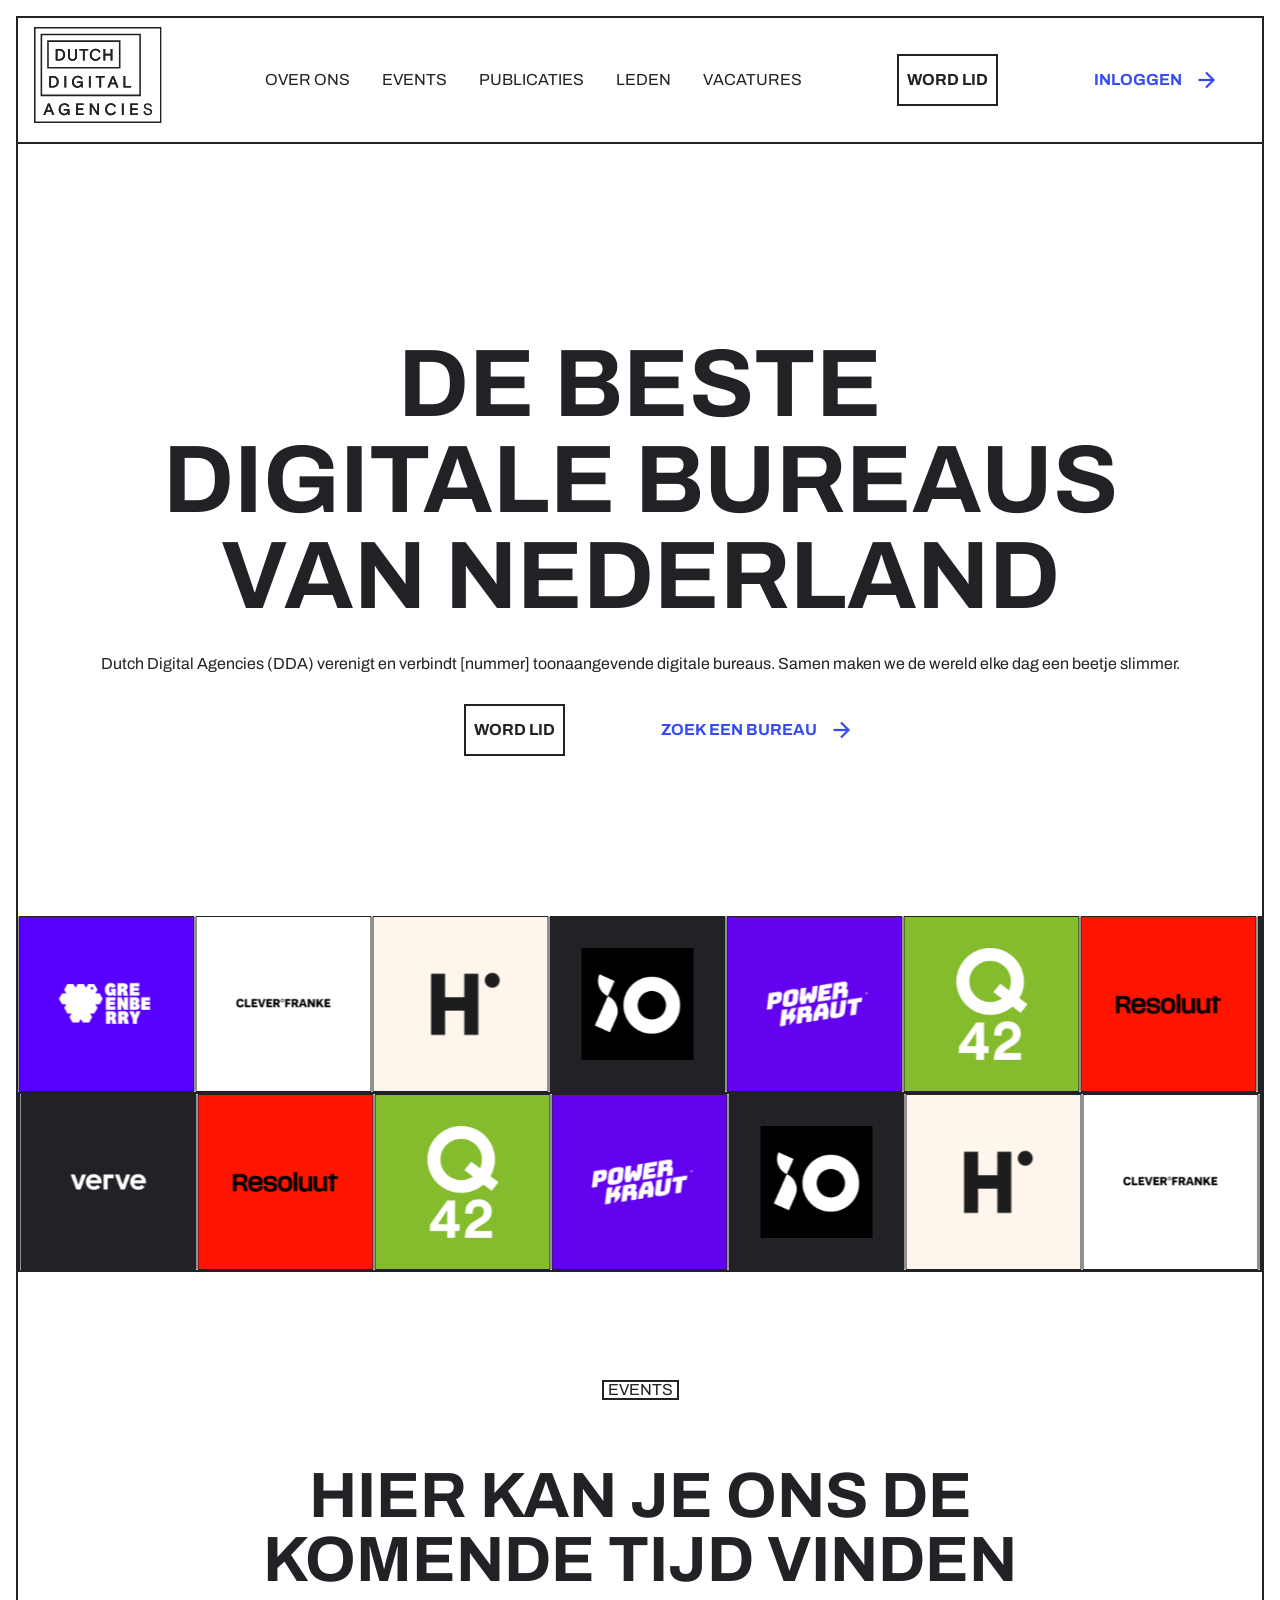
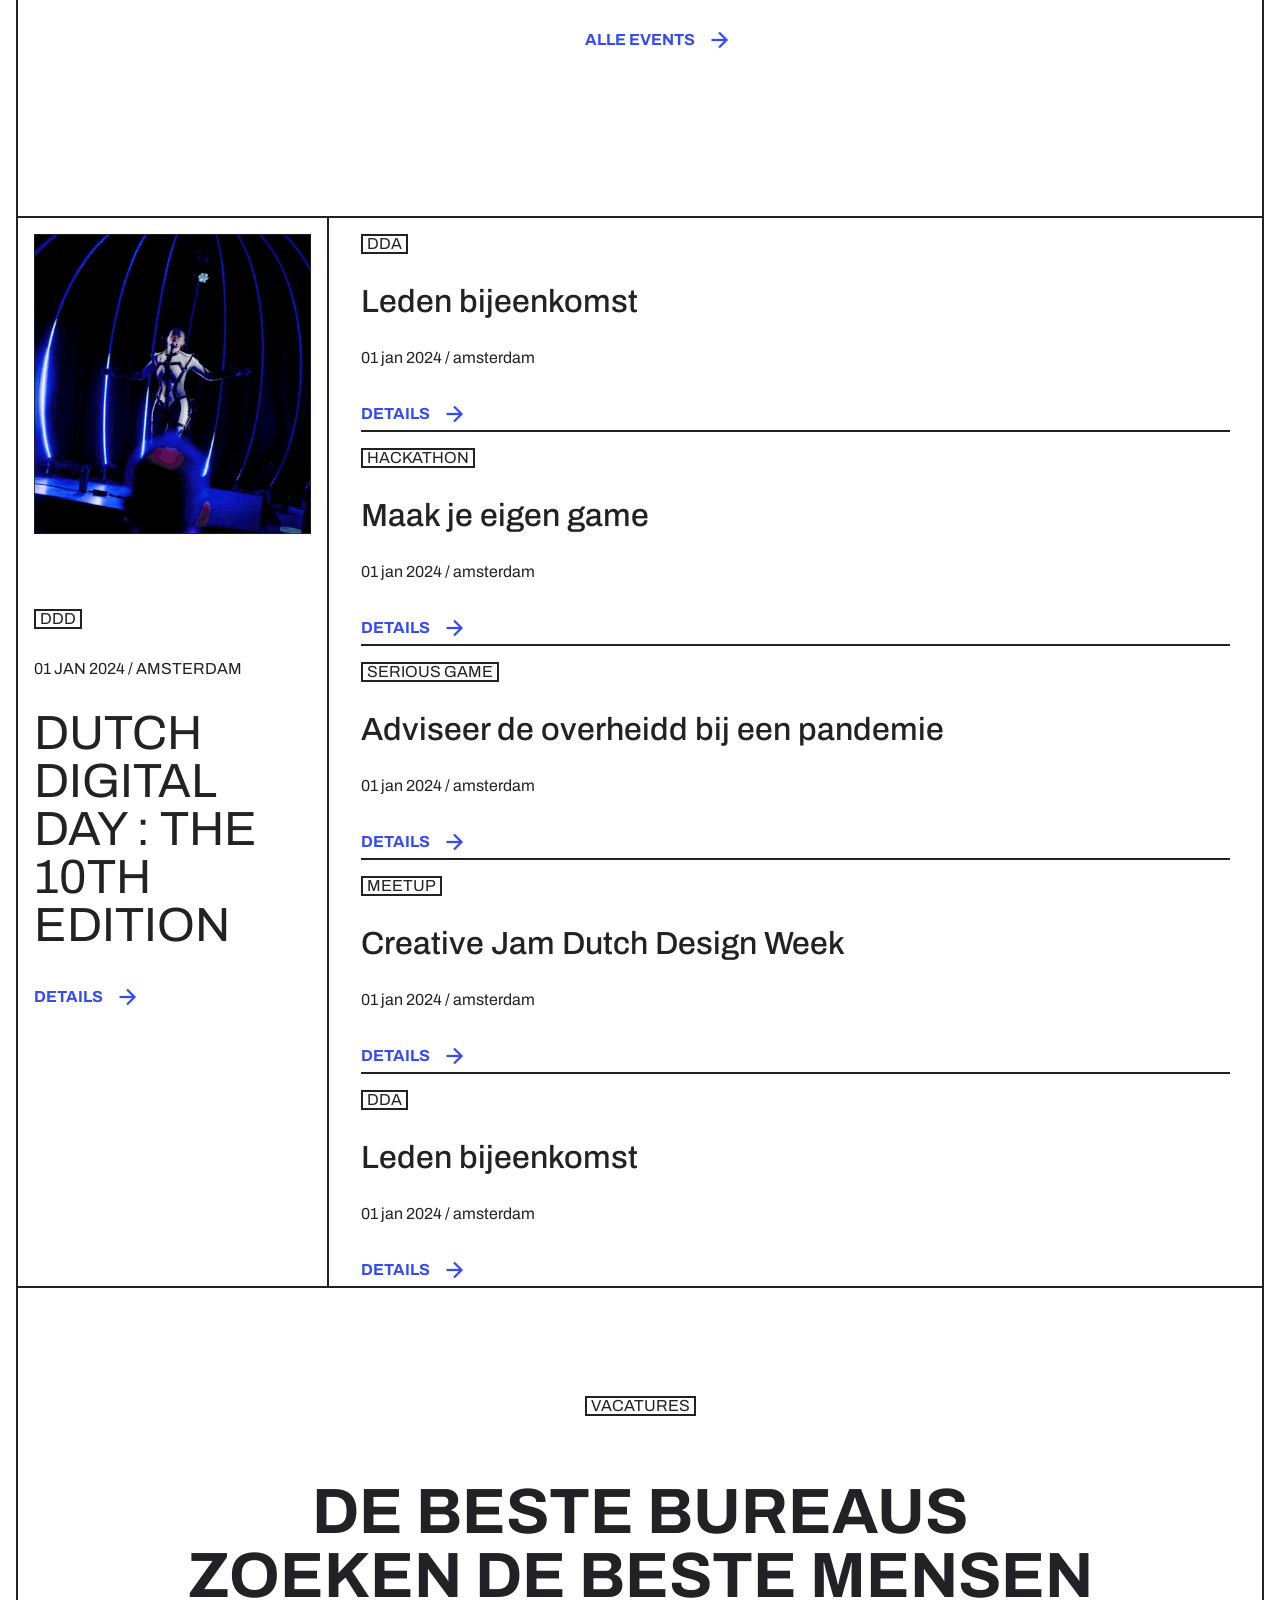
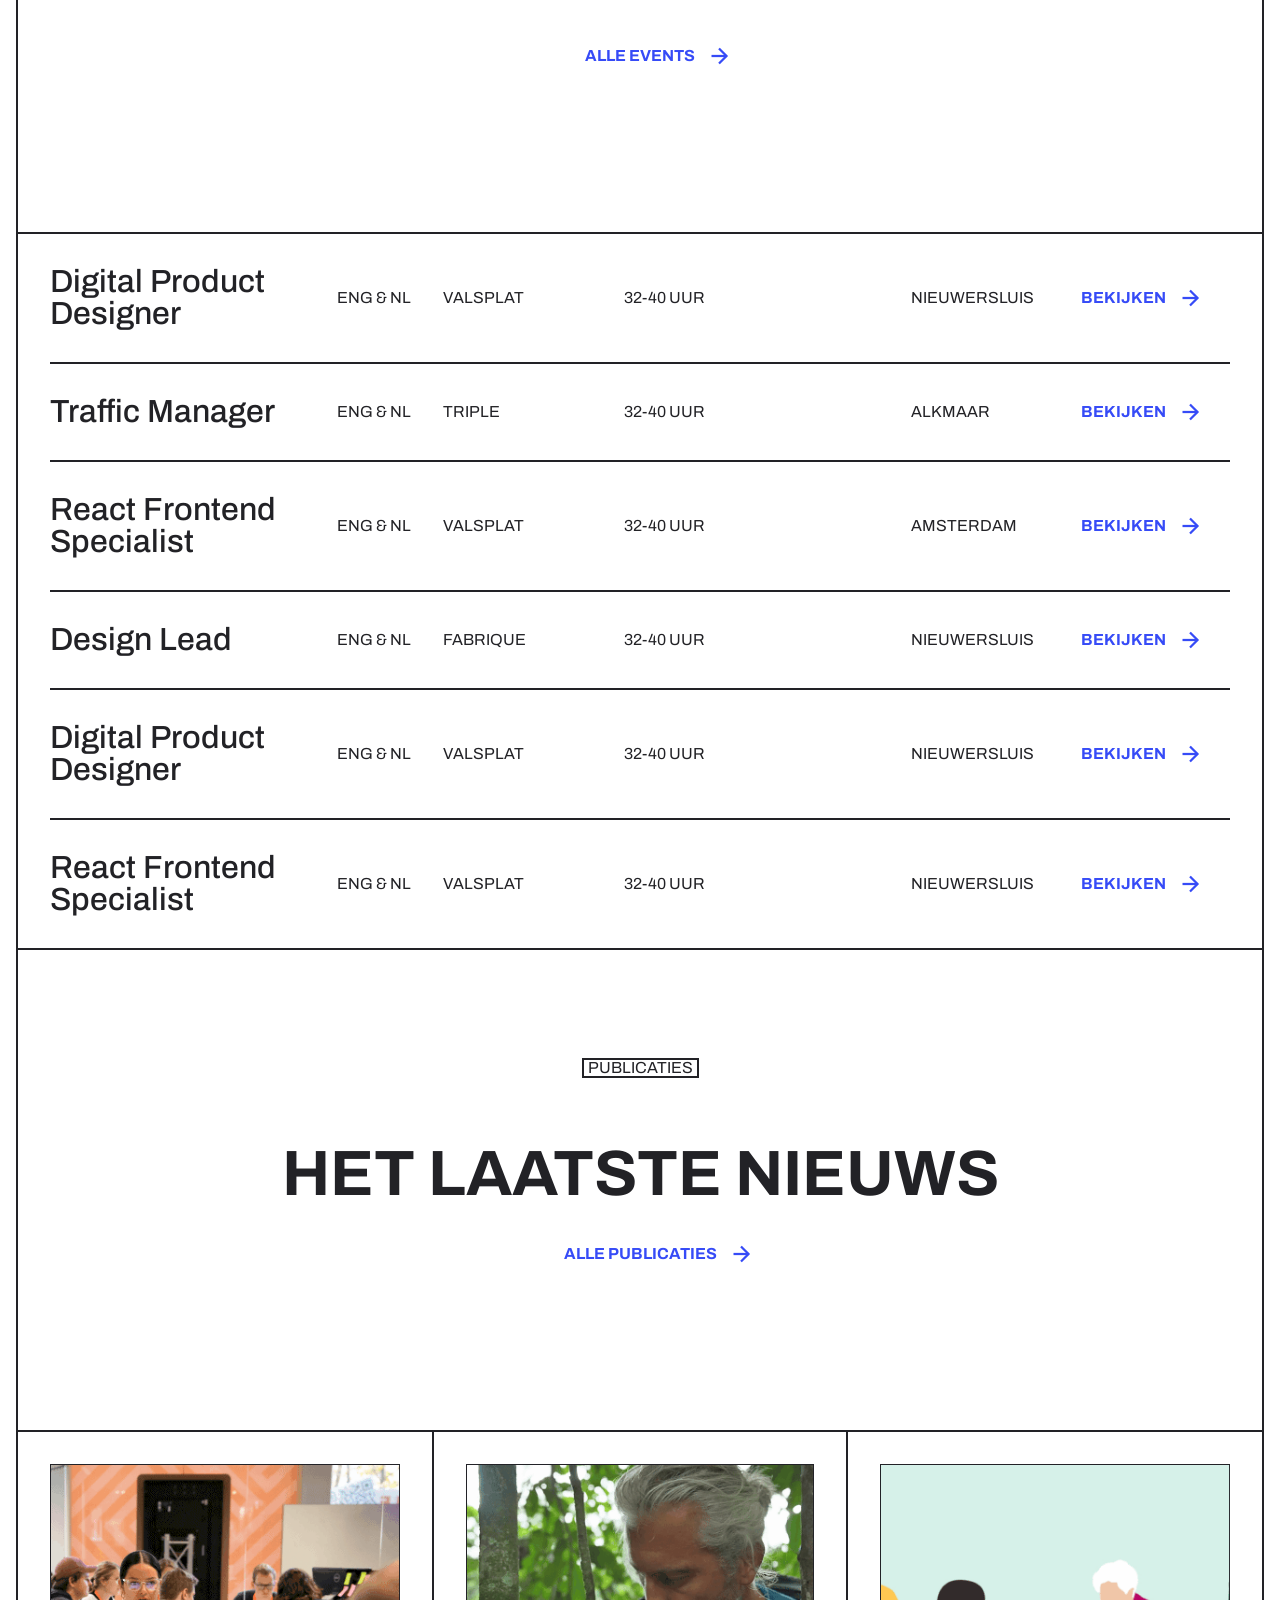
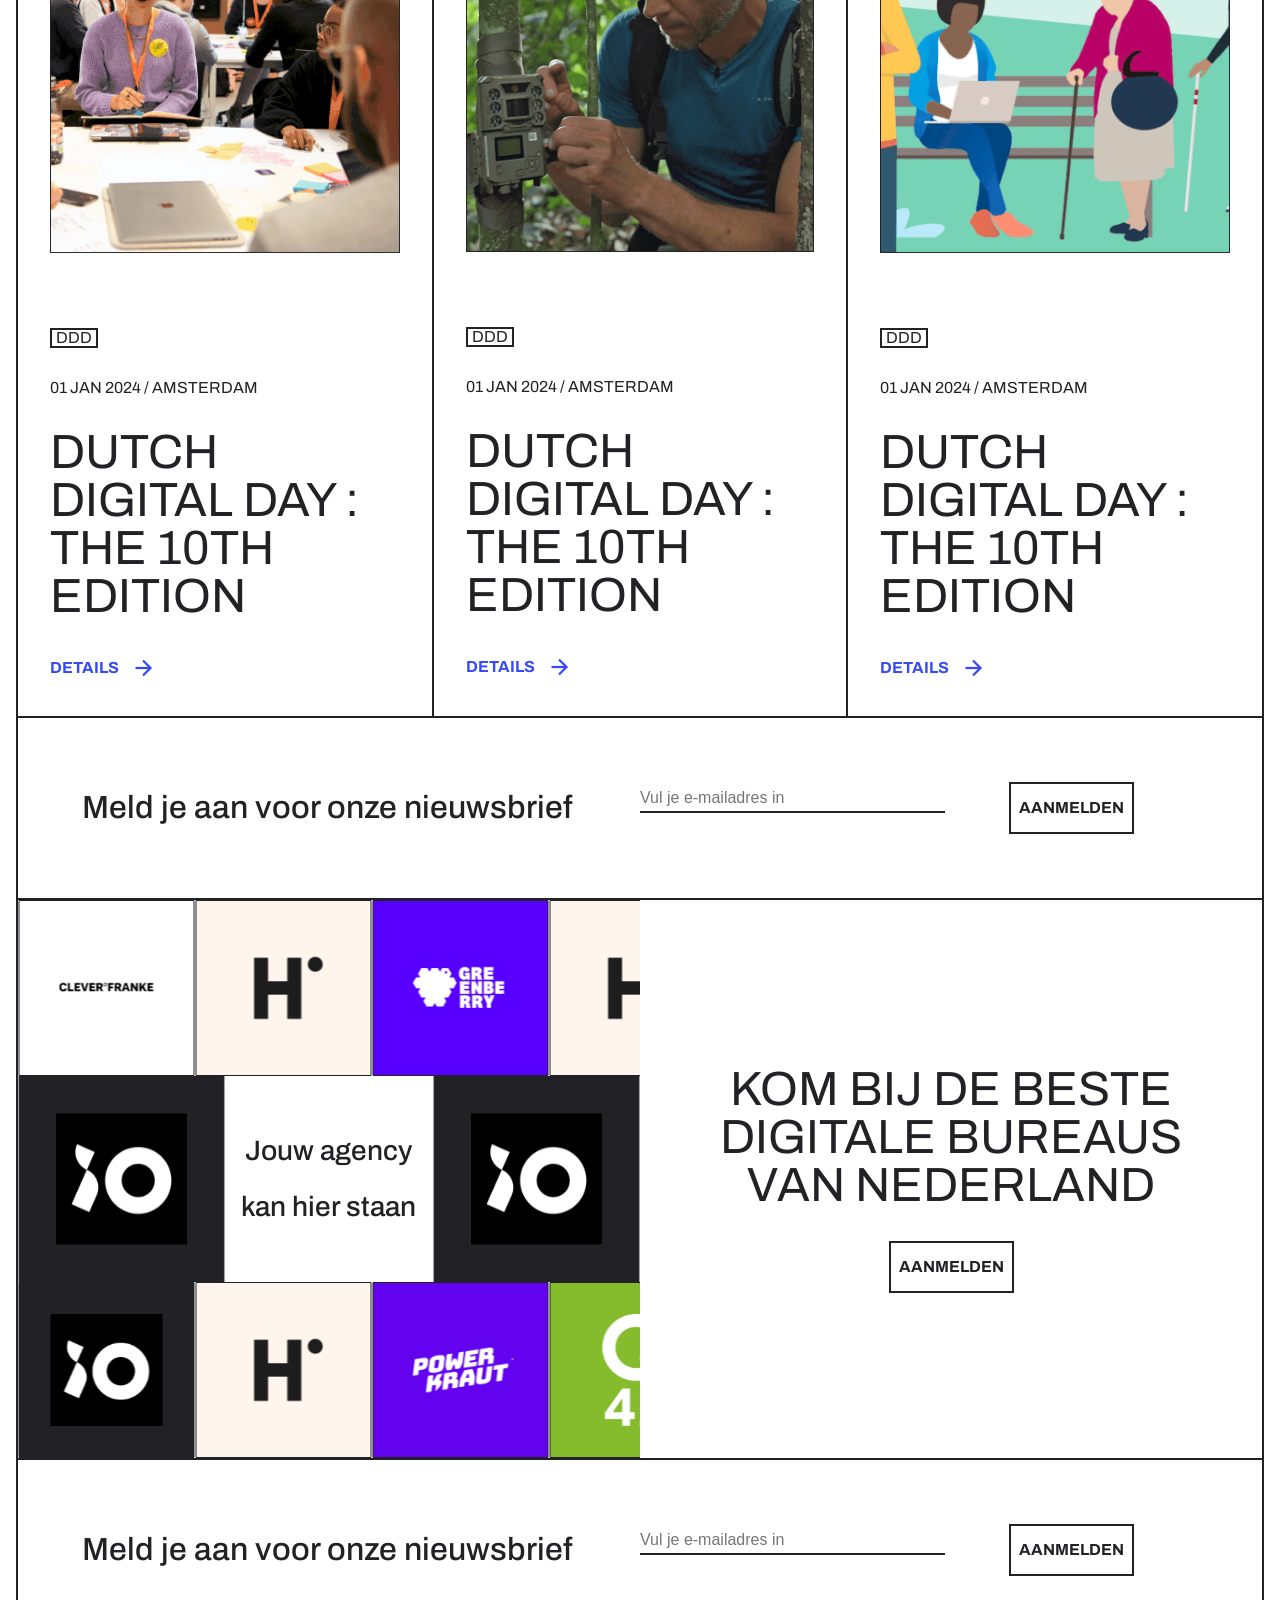
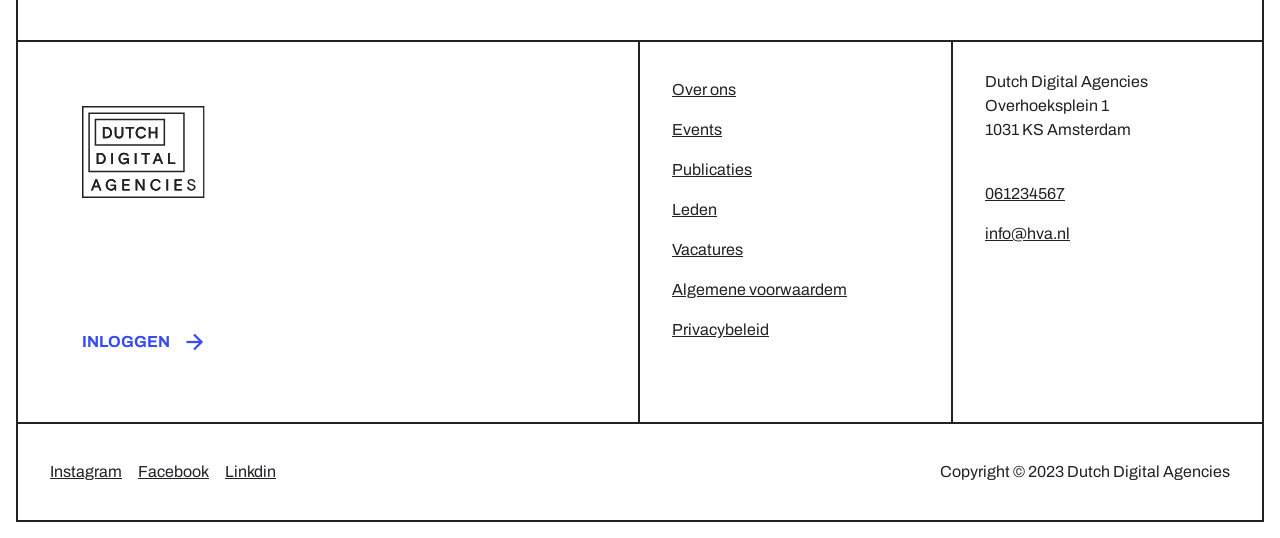
<file: index.html>
<!DOCTYPE html>
<html lang="nl">

    <head>
        <meta charset="UTF-8">
        <meta name="viewport" content="width-device-width, initial-scale=1.0">
        <link rel="stylesheet" href="css/style.css">
        <link rel="preconnect" href="https://fonts.googleapis.com">
        <link rel="preconnect" href="https://fonts.gstatic.com" crossorigin>
        <link href="https://fonts.googleapis.com/css2?family=Archivo:ital,wght@0,100..900;1,100..900&display=swap" rel="stylesheet">
        <title>DDA Website</title>
    </head>
    
    <body>

        <header class="header">
            <div class="image-container">
                <img src="assets/dda-logo-white.svg" alt="Dutch Digital Agencies">
            </div>

            <div class="hamburger">
                <span></span>
                <span></span>
                <span></span>
                <span></span>
            </div>

            <ul class="sub-menu">
                <li><a href="">over ons</a></li>
                <li><a href="">events</a></li>
                <li><a href="">publicaties</a></li>
                <li><a href="">leden</a></li>
                <li><a href="">vacatures</a></li>
            </ul>

            <ul class="nav">
                <li><a href="">over ons</a></li>
                <li><a href="">events</a></li>
                <li><a href="">publicaties</a></li>
                <li><a href="">leden</a></li>
                <li><a href="">vacatures</a></li>
            </ul>

            <div class="button-container">
                
                <a href="" class="link">
                    <span>
                       inloggen
                    </span>
                </a>

                <a href="" class="button">
                    <span>
                        word lid
                    </span>
                </a>



            </div>
        </header>

        <main>
            
            <section class="hero">
                <article class="text-hero">
                    <h1>De beste<br> digitale bureaus<br> van nederland</h1>
                    <p>Dutch Digital Agencies (DDA) verenigt en verbindt [nummer] toonaangevende digitale bureaus. Samen maken we de wereld elke dag een beetje slimmer. </p>
                    
                    <div class="button-container">
                        <a href="" class="button">
                            <span>
                                word lid
                            </span>
                        </a>

                        <a href="#1" class="link">
                            
                            <span>
                                Zoek een Bureau
                            </span>
                        </a>
                    </div>
                </article>
            </section>

            <section class="auto-slider">
                <div class="row-1">
                    <img src="assets/logo/logo-gre.svg" alt="">
                    <img src="assets/logo/logo-clever.svg" alt="">
                    <img src="assets/logo/logo-h.svg" alt="">
                    <img src="assets/logo/logo-o.svg" alt="">
                    <img src="assets/logo/logo-power.svg" alt="">
                    <img src="assets/logo/logo-q.svg" alt="">
                    <img src="assets/logo/logo-resoluut.svg" alt="">
                    <img src="assets/logo/logo-verve.svg" alt="">
                </div>

                <div class="row-2">
                    <img src="assets/logo/logo-gre.svg" alt="">
                    <img src="assets/logo/logo-clever.svg" alt="">
                    <img src="assets/logo/logo-h.svg" alt="">
                    <img src="assets/logo/logo-o.svg" alt="">
                    <img src="assets/logo/logo-power.svg" alt="">
                    <img src="assets/logo/logo-q.svg" alt="">
                    <img src="assets/logo/logo-resoluut.svg" alt="">
                    <img src="assets/logo/logo-verve.svg" alt="">
                </div>
            </section>

            <section class="intro">
                <article class="text-intro">

                    <h2>Hier kan je ons de<br> komende tijd vinden </h2>

                    <div class="type">events</div>

                    <div class="button-container">
                        <!-- <a href="" class="button">
                            <span>
                               inloggen
                            </span>
                        </a> -->

                        <a href="" class="link">
                            <span>
                               alle events
                            </span>
                        </a>
                    </div>
                </article>
            </section>

            <section class="events">
                <div class="main-item">
                    <img src="assets/image-1.png" alt="">

                    <div class="text-container">

                        <div class="type">ddd</div>
                        
                        <p>01 jan 2024 / amsterdam</p>
    
                        <h3>dutch digital<br> day : the 10th<br> edition</h3>

                    </div>

                    <div class="button-container">
                        <a href="" class="link">
                            <span>
                                details
                            </span>
                        </a>
                    </div>

                </div>

                <div class="list">

                    <div class="item">
                        <div class="type">dda</div>

                        <h4>Leden bijeenkomst</h4>
                        <div class="details">

                            <p>01 jan 2024 / amsterdam</p>

                            <div class="button-container">
                                <a href="" class="link">
                                    <span>
                                        details
                                    </span>
                                </a>
                            </div>
                        </div>
                    </div>

                    <div class="item">
                        <div class="type">hackathon</div>

                        <h4>Maak je eigen game</h4>
                        <div class="details">

                            <p>01 jan 2024 / amsterdam</p>

                            <div class="button-container">
                                <a href="" class="link">
                                    <span>
                                        details   
                                    </span>
                                </a>
                            </div>
                        </div>
                    </div>

                    <div class="item">
                        <div class="type">serious game </div>

                        <h4>Adviseer de overheidd bij een pandemie</h4>
                        <div class="details">

                            <p>01 jan 2024 / amsterdam</p>

                            <div class="button-container">
                                <a href="" class="link">
                                    <span>
                                        details
                                    </span>
                                </a>
                            </div>
                        </div>
                    </div>

                    <div class="item">
                        <div class="type">meetup</div>

                        <h4>Creative Jam Dutch Design Week</h4>
                        <div class="details">

                            <p>01 jan 2024 / amsterdam</p>

                            <div class="button-container">
                                <a href="" class="link">
                                    <span>
                                        details
                                    </span>
                                </a>
                            </div>
                        </div>
                    </div>

                    <div class="item">
                        <div class="type">dda</div>

                        <h4>Leden bijeenkomst</h4>
                        <div class="details">

                            <p>01 jan 2024 / amsterdam</p>

                            <div class="button-container">
                                <a href="" class="link">
                                    <span>
                                        details
                                    </span>
                                </a>
                            </div>
                        </div>
                    </div>

                </div>
            </section>

            <section class="intro">
                <article class="text-intro">
                    <h2>De beste bureaus<br> zoeken de beste mensen</h2>

                    <div class="type">vacatures</div>

                    <div class="button-container">
                        <a href="" class="link">
                            <span>
                               alle events
                            </span>
                        </a>
                    </div>
                </article>
            </section>

            <section class="vacatures">     

                <article class="vacature">
                    <h4>Digital Product Designer</h4>

                    <div class="info">
                        <p>eng & nl</p>
                        <p>valsplat</p>
                    </div>

                    <p class="time">32-40 uur</p>

                   <div class="link">
                        <p>nieuwersluis</p>
                        <a href="">bekijken</a>
                   </div>
                </article>

                <article class="vacature">
                    <h4>Traffic Manager</h4>

                    <div class="info">
                        <p>eng & nl</p>
                        <p>triple</p>
                    </div>

                    <p class="time">32-40 uur</p>

                   <div class="link">
                        <p>alkmaar</p>
                        <a href="">bekijken</a>
                   </div>
                </article>

                <article class="vacature">
                    <h4>React Frontend Specialist</h4>

                    <div class="info">
                        <p>eng & nl</p>
                        <p>valsplat</p>
                    </div>

                    <p class="time">32-40 uur</p>

                   <div class="link">
                        <p>amsterdam</p>
                        <a href="">bekijken</a>
                   </div>
                </article>

                <article class="vacature">
                    <h4>Design Lead</h4>

                    <div class="info">
                        <p>eng & nl</p>
                        <p>fabrique</p>
                    </div>

                    <p class="time">32-40 uur</p>

                   <div class="link">
                        <p>nieuwersluis</p>
                        <a href="">bekijken</a>
                   </div>
                </article>

                <article class="vacature">
                    <h4>Digital Product Designer</h4>

                    <div class="info">
                        <p>eng & nl</p>
                        <p>valsplat</p>
                    </div>

                    <p class="time">32-40 uur</p>

                   <div class="link">
                        <p>nieuwersluis</p>
                        <a href="">bekijken</a>
                   </div>
                </article>

                <article class="vacature">
                    <h4>React Frontend Specialist</h4>

                    <div class="info">
                        <p>eng & nl</p>
                        <p>valsplat</p>
                    </div>

                    <p class="time">32-40 uur</p>

                   <div class="link">
                        <p>nieuwersluis</p>
                        <a href="">bekijken</a>
                   </div>
                </article>

            </section>

            <section class="intro">
                <article class="text-intro">
                    <h2>het laatste nieuws</h2>

                    <div class="type">publicaties</div>

                    <div class="button-container">
                        <a href="" class="link">
                            <span>
                               alle publicaties
                            </span>
                        </a>
                    </div>
                </article>
            </section>           

            <section class="nieuws" id="1">
                <div class="main-item">
                    <img src="assets/image-card1.png" alt="">

                    <div class="text-container">

                        <div class="type">ddd</div>
                        
                        <p>01 jan 2024 / amsterdam</p>
    
                        <h3>Dutch digital day : the 10th edition</h3>

                    </div>

                    <div class="button-container">
                        <a href="" class="link">
                            <span>
                                details
                            </span>
                        </a>
                    </div>

                </div>

                <div class="main-item">
                    <img src="assets/image-card2.png" alt="">

                    <div class="text-container">

                        <div class="type">ddd</div>
                        
                        <p>01 jan 2024 / amsterdam</p>
    
                        <h3>Dutch digital day : the 10th edition</h3>

                    </div>

                    <div class="button-container">
                        <a href="" class="link">
                            <span>
                                details
                            </span>
                        </a>
                    </div>

                </div>

                <div class="main-item">
                    <img src="assets/image-card3.png" alt="">

                    <div class="text-container">

                        <div class="type">ddd</div>
                        
                        <p>01 jan 2024 / amsterdam</p>
    
                        <h3>Dutch digital day : the 10th edition</h3>

                    </div>

                    <div class="button-container">
                        <a href="" class="link">
                            <span>
                                details
                            </span>
                        </a>
                    </div>

                </div>
            </section>

            <section class="text-small">
                <div class="text">
                    <h4>Meld je aan voor onze nieuwsbrief</h4>
                </div>

                <div class="form-container">

                    <form>
                        <input type="text"  name="fname" placeholder="Vul je e-mailadres in">
                    </form>

                    <div class="button-container">
                        <a href="" class="button">
                            <span>
                                aanmelden
                            </span>
                        </a>
                    </div>

                </div>
            </section>

            <section class="signup">
              <div class="company">
                    <div class="row-1">
                        <img src="assets/logo/logo-clever.svg" alt="">
                        <img src="assets/logo/logo-h.svg" alt="">
                        <img src="assets/logo/logo-gre.svg" alt="">
                        <img src="assets/logo/logo-h.svg" alt="">
                    </div>

                    <div class="row-2">

                        <img src="assets/logo/logo-o.svg" alt="">

                        <h5>
                            Jouw agency<br> kan hier staan
                        </h5>

                        <img src="assets/logo/logo-o.svg" alt="">

                    </div>
                    
                    <div class="row-3">
                        <img src="assets/logo/logo-o.svg" alt="">
                        <img src="assets/logo/logo-h.svg" alt="">
                        <img src="assets/logo/logo-power.svg" alt="">
                        <img src="assets/logo/logo-q.svg" alt="">
                    </div>
              </div>

              <div class="signup-text">

                <h3>
                    kom bij de beste digitale bureaus van nederland
                </h3>

                <div class="button-container">
                    <a href="" class="button">
                        <span>
                            aanmelden
                        </span>
                    </a>
                </div>
              </div>
            </section>

            <section class="text-small">
                <div class="text">
                    <h4>Meld je aan voor onze nieuwsbrief</h4>
                </div>

                <div class="form-container">

                    <form>
                        <input type="text" id="fname" name="fname" placeholder="Vul je e-mailadres in">
                    </form>

                    <div class="button-container">
                        <a href="" class="button">
                            <span>
                                aanmelden
                            </span>
                        </a>
                    </div>

                </div>
            </section>
            
            <!-- <section class="auto-slider-small">
                <div class="row-1"></div>
                    <img src="" alt="">
                </div>
            </section> -->
            
        </main>
    <footer>
        <div class="footer-top">
            <div class="footer-login">
                <img src="assets/dda-logo-white.svg" alt="">

                <div class="button-container">
                    <a href="" class="link">
                        <span>
                            inloggen
                        </span>
                    </a>
                </div>
            </div>
            <div class="footer-contact">
                <div class="contact-nav">
                    <a href="">Over ons</a>
                    <a href="">Events</a>
                    <a href="">Publicaties</a>
                    <a href="">Leden</a>
                    <a href="">Vacatures</a>
                    <a href="">Algemene voorwaardem</a>
                    <a href="">Privacybeleid</a>
                </div>
                <div class="contact-info">
                    <p>Dutch Digital Agencies</p>
                    <p>Overhoeksplein 1</p>
                    <p>1031 KS Amsterdam</p>

                    <a href="">061234567</a>
                    <a href="">info@hva.nl</a>

                </div>
            </div>
        </div>
        <div class="footer-bottom">
            <div class="footer-link">
                <a href="">Instagram</a>
                <a href="">Facebook</a>
                <a href="">Linkdin</a>
            </div>

            <p>
                Copyright © 2023 Dutch Digital Agencies
            </p>
        </div>
    </footer>

    <script src="./app.js"></script>

    </body>

</html>
</file>
<file: css/style.css>
html{
    background: var(--white);
    --primary: #364BF7;
    --white: #FFFFFF;
    --black: #222226;

    --bor: solid #222226 2px;

    --fw-bold: 800;

    --trans-ease: all 0.25s ease;

    * {
        box-sizing: border-box;
    }
}

body{
    position: relative;
    font-family: "Archivo", system-ui;
    margin: 0px;
    color: var(--black);
    background: var(--white);
    line-height: 2;
    padding: var(--padding);
    padding-top: 128px;  
    /* overflow: hidden; */
    
    @media (min-width:1080px) {
        border: solid var(--black) 2px;
        border-top: none;
        margin: 16px;
        padding-top: 0px;
    }

}

main{
    padding-top: 32px;
    @media (min-width: 640px) {
        padding-top: 64px;
    }

    @media (min-width: 1280px) {
        padding-top: 128px;
    }
}

h1,
h2,
h3,
h4,
p {
    color: var(--black);
    text-transform: initial;
    position: relative;
    z-index: 1;
    margin: 0px;
    padding-bottom: 32px;
    line-height: 1;
}

h1{
    text-transform: uppercase;
    font-size: 48px;

    @media (min-width: 640px) {
        font-size: 96px;
    }
}

h2{
    text-transform: uppercase;
    font-size: 40px;

    @media (min-width: 640px) {
        font-size: 64px;
    }
}

h3{
    font-size: 32px;
    font-weight: 400;
    
    @media (min-width: 1280px) {
        text-transform: uppercase;
        font-size: 48px;
    }
}

h4{
    font-size: 24px;
    /* text-transform: uppercase; */
    font-weight: 500;

    @media (min-width: 640px) {
        font-size: 32px;
    }
}

h5{
    font-size: 24px;
    font-weight: 500;

    @media (min-width: 1080px) {
        font-size: 28px;
    }
}


a {
    text-decoration: none;
    font-size: 16px;
    /* font-weight: 400; */
}

img {
    width: 100%;
    height: auto;
}



/* components  */

.button-container {
	display: flex;
	flex-direction: column;
	width: fit-content;
	justify-content: center;
	align-items: center;
	gap: 32px;

    @media (min-width: 640px) {
        flex-direction: row;
        gap: 96px;
    }
}

.button {
	position: relative;
	background-color: var(--white);
	border: var(--bor);
	display: flex;
	align-items: center;
    z-index: 99;

	span {
	    padding: 8px;
		color: var(--black);
		text-transform: uppercase;
		font-weight: 700;
        background-color: var(--white);
	}

	&::before {
		content: "";
        /* display: block; */
		position: absolute;
		width: 48px;
		height: 100%;
		right: -2px;
		border: var(--bor);
		border-left: 0px;
		background-image: url('../assets/icons/icon.svg');
		background-size: 24px;
		background-position: center;
		background-repeat: no-repeat;
		transition: all 0.2s ease;
        z-index: -1;
	}

	&:hover,
	&:focus {
		&::before {
			right: -50px;
			/* background-image: url("../assets/icons/icon.svg"); */
		}
	}
}

.link {
	position: relative;
	background-color: var(--white);
	display: grid;
	align-items: center;

	span {
		color: var(--primary);
		text-transform: uppercase;
		font-weight: 700;
	}

	&::after {
		content: "";
		position: absolute;
		width: 48px;
		height: 100%;
		left: 100%;
		background-size: 24px;
		background-image: url("../assets/icons/icon-blue.svg");
		background-position: center;
		background-repeat: no-repeat;
		transition: all 0.25s ease;
	}
}

/* header  */

.header{
    top: 0;
    height: 128px;
    position: fixed;
    /* width:max-content; */
    padding: 16px;
    display: flex;
    width: 100%;
    flex-direction: row;
    justify-content: space-between;
    align-items: center;
    border-bottom: var(--bor);
    border-top: var(--bor);
    /* position: fixed; */
    background-color: var(--white);
    z-index: 100;
    transition: var(--trans-ease);

  @media (min-width:1080px) {
    position: relative;
  }

    &.scrolled{
        opacity: 0;
        top: -128px;
        transition: var(--trans-ease);

        @media (min-width: 1080px) {
            top: 0px;
            opacity: 1;
        }
    }
    
    
    @media (min-width: 640px) {
        /* margin-top: 16px; */
        /* padding: 32px; */
        /* border: none; */
        border-top: var(--bor);
    }

    .image-container{

        img{
            height: 96px;
        }
    }

    .hamburger{
        display: flex;
        flex-direction: column;
        justify-content: center;
        align-items: center;
        border: var(--bor);
        height: 80px;
        width: 80px;
        overflow: hidden;
        transition: var(--trans-ease);

        @media (min-width: 850px) {
            display: none;
        }

        span{
            display: block;
            height: 6px;
            margin-bottom: 8px;
            background-color: var(--black);
            width: 48px;
            transition: var(--trans-ease);

            &:nth-of-type(3) {
                margin-top: -14px;
            }

            &:nth-of-type(4) {
                margin-bottom: 0px;
            }
        }

        &.active {
            background-position: center center;

            span {
                &:nth-of-type(1){
                    width: 0;
                    margin-left: -200px;
                    opacity: 0;
                }
  
                &:nth-of-type(2) {
                    transform: rotate(45deg);
                    width: 48px;
                }
  
                &:nth-of-type(3) {
                    transform: rotate(-45deg);
                    width: 48px;
                }

                &:nth-of-type(4){
                    width: 0;
                    opacity: 0;
                    margin-left: initial;
                    margin-right: -200px;
                }
            }
        }
    }

    .sub-menu{
        display: flex;
        flex-direction: column;
        position: fixed;
        height: calc(100vh - 128px);
        width: 100%;
        background-color: var(--white);
        top: 128px;
        margin: 0px;
        padding: 0px;
        padding-top: 64px;
        /* border-top: var(--bor); */
        z-index: 100;
        left: 200%;
        transition: var(--trans-ease);

            li{
                list-style: none;
                margin: 0px;
                padding-inline: 64px;
                margin-bottom:32px;

                a{
                    color: var(--black);
                    text-decoration: none;
                    text-transform: uppercase;
                }
            }

            &.show{
                left: 0;
            }
    }
    

    .nav{
        
        display: none;

        @media (min-width: 1280px) {
            display: block;
        }
        li{
            text-transform: uppercase;
            margin-right: 32px;
            float: left;
            list-style-type: none;

            a{
                color: var(--black);
                position: relative;
                text-decoration: none;

                &::after {    
                    bottom: -4px;
                    content: "";
                    display: block;
                    height: 2px;
                    left: 50%;
                    position: absolute;
                    background: var(--black);
                    transition: all 0.25s ease;
                    width: 0;
                  }

                  &:hover{

                    color: var(--primary);
                    &::after { 
                        width: 100%; 
                        left: 0; 
                      }
                  }
            }
        }

    }
    
    .button-container{
        display: none;
        padding-right: 64px;

        @media (min-width: 850px) {
            display: flex;
            flex-direction: row-reverse;
        }
    }
}

/* hero  */

section.hero{

    display: flex;
    justify-content: center;
    align-items: center;
    padding-bottom: 64px;
    
    @media (min-width: 640px) {
        padding-bottom: 128px;
    }

    .text-hero{
        text-align: center;
        padding-inline: 16px;
        /* p{
            padding-inline: 16px;
        } */

        @media (min-width: 850px) {
            padding: 64px 64px 32px 64px;
        }

    }

    .button-container{
        margin: auto;
    }
}

/* auto-silder */

section.auto-slider{

    display: flex;
    flex-direction: column;
    margin-bottom: 64px;
    
    @media (min-width: 640px) {
        margin-bottom: 128px;
    }

    .row-1{

        display: flex;
        flex-direction: row;
        gap: 0px;
        overflow: scroll;
        scrollbar-width: none;
    }

    .row-2{

        display: flex;
        flex-direction: row-reverse;
        overflow:scroll;
        scrollbar-width: none;
        border: var(--bor);
    }

}

/* intro */

section.intro{

    display: flex;
    justify-content: center;
    align-items: center;
    padding-bottom: 64px;

    @media (min-width: 640px) {
        padding-bottom: 128px;
    }

    .text-intro{
        display: flex;
        position: relative;
        flex-direction: column;
        text-align: center;
        justify-content: center;
        align-items: center;
        padding: 32px;
        
        @media (min-width: 640px) {
            padding: 64px 64px 32px 64px;
        }
        

        .type{
            position: absolute;
            border: var(--bor);
            text-transform: uppercase;
            justify-content: center;
            align-items: center;
            bottom: 100%;
            padding-inline: 4px;
            line-height: 1;
        }
    }
}

/* events */

section.events{

    display: flex;
    flex-direction: column;
    margin-bottom: 128px;
    border-top: var(--bor);
    border-bottom: var(--bor);
    
    @media (min-width: 850px) {
        flex-direction: row;
        
    }
  

    .main-item{
        padding: 16px;
        border-bottom: var(--bor);
        
        @media (min-width: 640px) {
            flex-basis: 33%;
        }
        
        @media (min-width: 850px) {
            border-right: var(--bor);
            border-bottom: none;
        }

        img{
            padding-bottom: 64px;
        }

        .type{
            border: var(--bor);
            text-transform: uppercase;
            padding-inline: 4px;
            line-height: 1;
            width: fit-content;
            margin-bottom: 32px;
        }

        .text-container{
            
            p{
                text-transform: uppercase;
            }

           
        }
    }

    .list{
        /* padding: 32px; */
        position: relative;
        padding-inline: 16px;
        
        @media (min-width: 640px) {
            padding-inline: 32px;
            width: 100%;
        }

        .item{
            /* width: 100%; */
            /* width: max-content; */
            border-bottom: var(--bor);
            margin-top: 16px;

            .type{
                border: var(--bor);
                text-transform: uppercase;
                padding-inline: 4px;
                line-height: 1;
                width: fit-content;
                margin-bottom: 32px;
            }

            .detials{

                display: flex;
                flex-direction: row;
                justify-content: space-between;
                padding-right: 64px;
                padding-bottom: 16px;

                p{
                    text-transform: uppercase;
                    padding-bottom: 0px;
                }
            }

            
        }

        :nth-last-child(1){
         border: none;
        }
    }
}

section.vacatures{

    display: flex;
    flex-direction: column;
    padding: 16px;
    border-top: var(--bor);
    border-bottom: var(--bor);
    margin-bottom: 128px;

    @media (min-width:850px) {
        padding: 32px;
    }

    .vacature{
        display: flex;
        flex-direction: column;
        border-bottom: var(--bor);
        padding-bottom: 32px;
        margin-bottom: 32px;
        gap: 32px;
        
        @media (min-width:850px) {
            justify-content: space-between;
            flex-direction: row;
        }

        h4{
            flex-basis: 25%;
            padding: 0px;
        }

        p{
            text-transform: uppercase;
            padding: 0px;
            /* text-align: center; */
            margin-top: auto;
            margin-bottom: auto;
        }
    
        .info{
            flex-basis: 25%;
            display: flex;
            flex-direction: row;
            gap: 32px;
        }

        .time{
            flex-basis: 25%;
        }

        .link{
            flex-basis: 25%;
            display: flex;
            flex-direction: row;
            justify-content: space-between;
            gap: 32px;
            margin-right: 64px;

            a{
                text-transform: uppercase;
                font-weight: 700;
                color: var(--primary);
            }
        }

    }
    
    :nth-last-child(1){
        border: none;
        padding: 0;
        margin: 0;
       }

}

section.nieuws{

    display: flex;
    flex-direction: column;

    @media (min-width:850px) {
        flex-direction: row;
    }

    .main-item{
        padding: 16px;
        /* width: 100%; */
        border-bottom:var(--bor);
        border-top: var(--bor);
        /* border: var(--bor); */
        @media (min-width:850px) {
            padding: 32px;
            width: 100%;
        }

        img{
            padding-bottom: 64px;
        }

        .type{
            border: var(--bor);
            text-transform: uppercase;
            padding-inline: 4px;
            line-height: 1;
            width: fit-content;
            margin-bottom: 32px;
        }

        .text-container{
            
            p{
                text-transform: uppercase;
            }

           
        }

        &:nth-of-type(2){
            border-top: none;
            border-bottom: none;
        }

        @media (min-width:850px) {
            
            &:nth-of-type(2){
                border: var(--bor);
            }
        }
    }

}

section.text-small{
    display: flex;
    flex-direction: column;
    padding: 32px;
    border-bottom: var(--bor);

    @media (min-width:1080px) {
        padding: 64px;
        flex-direction: row;
        justify-content: space-between;
    }

    .text{
        margin-top: auto;
        margin-bottom: auto;
        h4{
           @media (min-width:1080px) {
            padding: 0;
           }
        }
    }

    .form-container{
        display: flex;
        flex-direction: column;
        gap: 32px;

        @media (min-width:1080px) {
            flex-direction: row;
            flex-basis: 50%;
            gap: 64px;
        }

        form{
            width: 100%;
        }
        input{
            width: 100%;
            padding: 0;
            padding-bottom: 4px;
            border-top: none;
            border-inline: none;
            border-bottom: solid var(--black) 2px;
            font-size: 16px;
            color: #666666;
            border-radius: 0px;
        }

        textarea, input { outline: none; }


        .button-container{
            margin-inline: auto;

            @media (min-width:1080px) {
                padding-right: 64px;
            }
        }
    }
}

section.signup{
    border-bottom: var(--bor);
    display: flex;
    flex-direction: column;

    @media (min-width: 850px) {
        flex-direction: row;
    }
    .company{
        display: flex;
        flex-direction: column;
        justify-content: space-between;
        height: 544px;

        @media (min-width:850px) {
            flex-basis: 50%;
            height: auto;
        }

        .row-1{
            
            display: flex;
            flex-direction: row;
            gap: 0px;
            overflow: scroll;
            scrollbar-width: none;
        }

        .row-2{
            display: flex;
            flex-direction: row;
            overflow: scroll;
            scrollbar-width: none;
            justify-content: center;
            align-items: center;
            text-align: center;

            h5{
                width: 100%;
            }


            img{
                display: none;
                @media (min-width:1280px) {
                    display: block;
                }
            }
        }

        .row-3{
                
            display: flex;
            flex-direction: row;
            gap: 0px;
            overflow: scroll;
            scrollbar-width: none;
        }
    }

    .signup-text{
        display: flex;
        flex-direction: column;
        justify-content: center;
        align-items: center;
        text-align: center;
        padding: 64px;

        @media (min-width: 850px) {
            padding: 64px;
            flex-basis: 50%;
        }
    }
}

footer{ 

    .footer-top{
        display:flex;
        flex-direction: column;
        
        @media (min-width: 850px) {
            border-bottom: var(--bor);
            flex-direction: row;
        }


        .footer-login{
            display: flex;
            flex-direction: column;
            padding: 32px;
            gap: 64px;
            img{
                width: 33%;

                @media (min-width:850px) {
                    width: 25%;
                }
            }

            @media (min-width: 850px) {
                padding: 64px;
                flex-basis: 50%;
                gap: 128px;
                border-right: var(--bor);
            }
        }

        .footer-contact{
            display: flex;
            flex-direction: column;
            border-top: var(--bor);
            border-bottom: var(--bor);

            a{
                color: var(--black);
                text-decoration: underline;
                transition: var(--trans-ease);
        
                &:hover{
                    color: var(--primary);
                }
            }
            
            @media (min-width:850px) {
                flex-basis: 50%;
                flex-direction: row;
                border: none;
            }
            .contact-nav{
                display: flex;
                flex-direction: column;
                padding: 32px;
                gap: 8px;
                border-bottom:var(--bor);


                @media (min-width:850px) {
                    border: none;
                    flex-basis: 50%;
                }
            }

            .contact-info{
                display: flex;
                flex-direction: column;
                padding: 32px;
                gap: 8px;

                p{
                    padding: 0px;

                    &:nth-last-of-type(1){
                        padding-bottom: 32px;
                    }
                }

                a{

                }

                @media (min-width:850px) {
                    /* padding: 64px; */
                    flex-basis: 50%;
                    border-left: var(--bor);
                }
            }
        }
    }

    .footer-bottom{
        display: flex;
        flex-direction: column;
        padding: 32px;
        gap: 32px;

        a{
            color: var(--black);
            text-decoration: underline;
            transition: var(--trans-ease);
    
            &:hover{
                color: var(--primary);
            }
        }

        @media (min-width:850px) {
            flex-direction: row;
            justify-content: space-between;
        }

        .footer-link{
            display: flex;
            gap: 16px;
        }

        p{
            padding: 0px;
            margin-top: auto;
            margin-bottom: auto;
        }
    }
}
</file>
